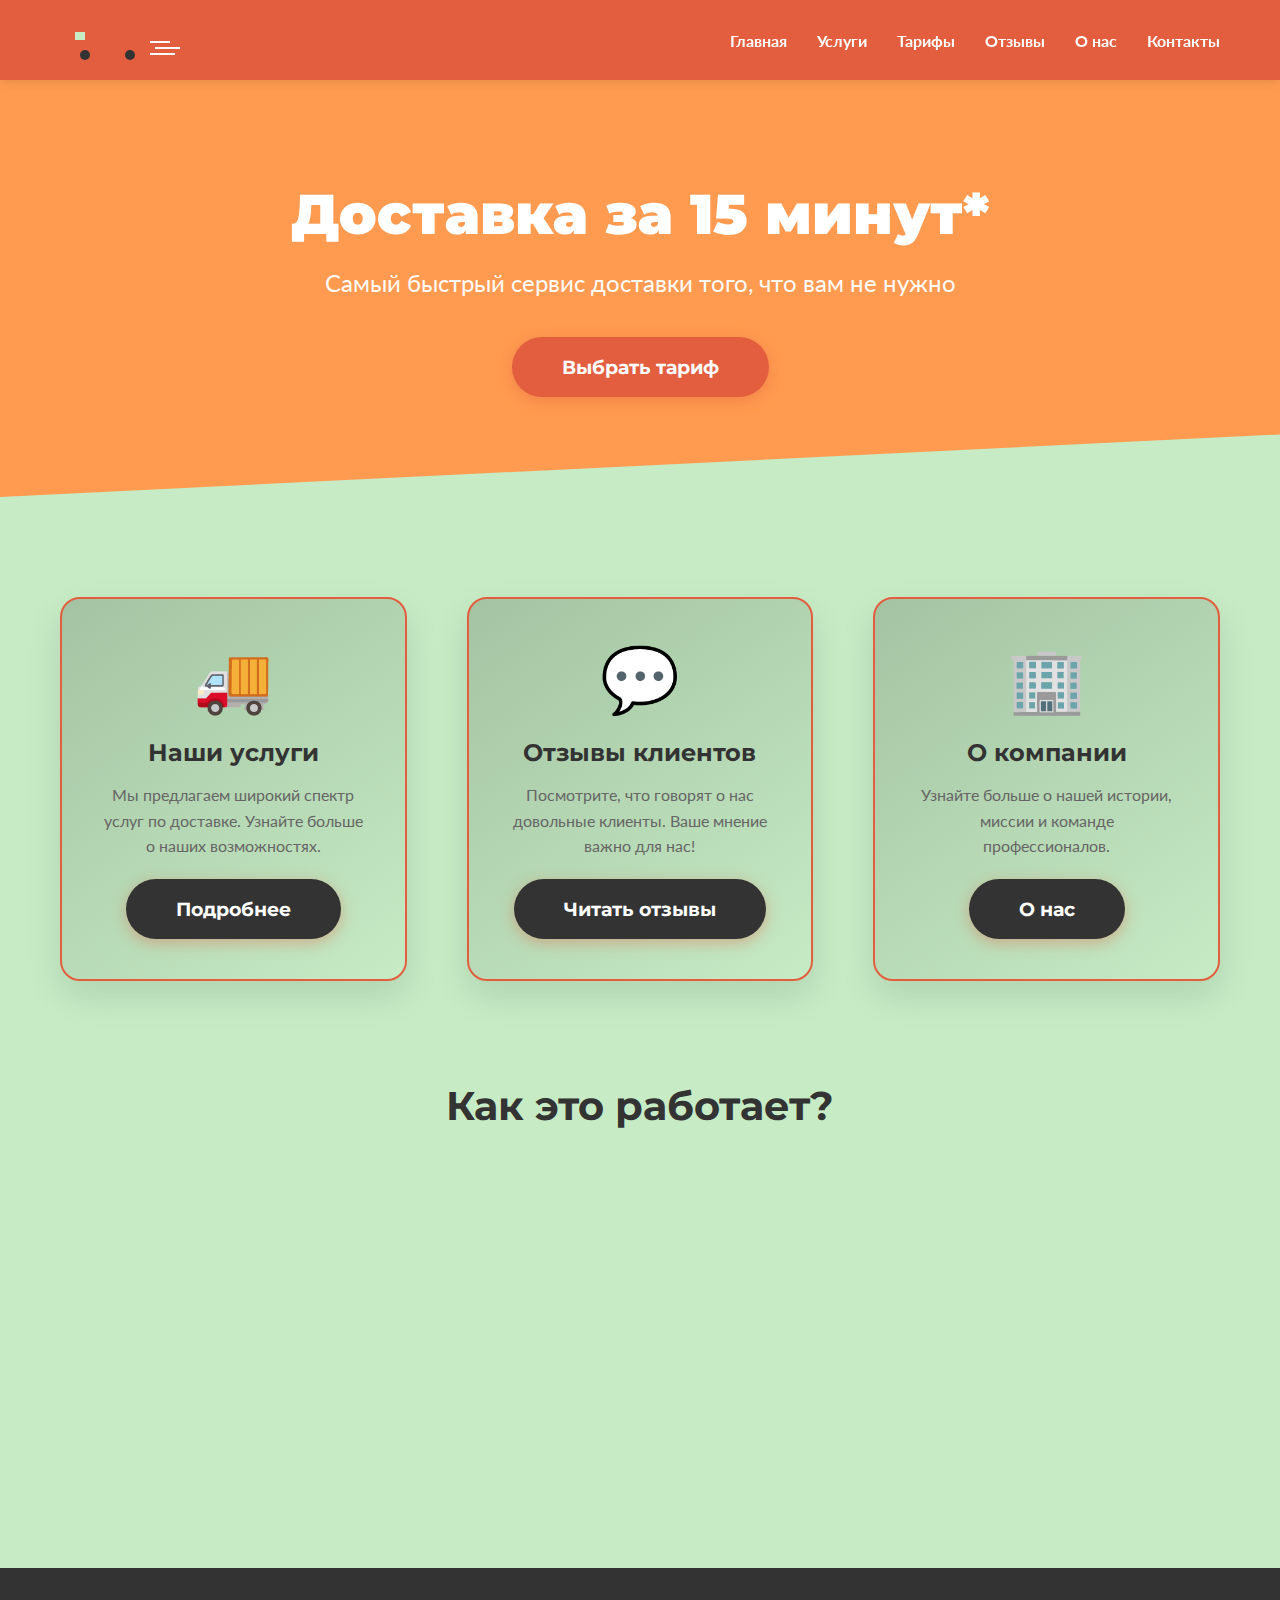
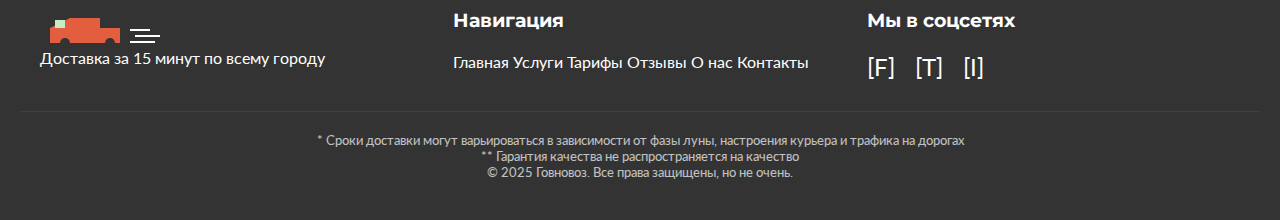
<file: index.html>
<!DOCTYPE html>
<html lang="ru">
<head>
    <meta charset="UTF-8">
    <meta name="viewport" content="width=device-width, initial-scale=1.0">
    <title>Говновоз | Доставка за 15 минут*</title>
    <link rel="stylesheet" href="style.css">
</head>
<body>
    <header class="header">
        <div class="header-content">
            <div class="logo"><img src="logo.svg" alt="Говновоз"></div>
            <nav class="nav">
                <a href="index.html">Главная</a>
                <a href="services.html">Услуги</a>
                <a href="pricing.html">Тарифы</a>
                <a href="reviews.html">Отзывы</a>
                <a href="about.html">О нас</a>
                <a href="contacts.html">Контакты</a>
            </nav>
            <button class="hamburger-menu">
                <span class="hamburger-line"></span>
                <span class="hamburger-line"></span>
                <span class="hamburger-line"></span>
            </button>
            <div class="mobile-nav">
                <a href="index.html">Главная</a>
                <a href="services.html">Услуги</a>
                <a href="pricing.html">Тарифы</a>
                <a href="reviews.html">Отзывы</a>
                <a href="about.html">О нас</a>
                <a href="contacts.html">Контакты</a>
            </div>
        </div>
    </header>

    <section class="hero">
        <h1>Доставка за 15 минут*</h1>
        <p>Самый быстрый сервис доставки того, что вам не нужно</p>
        <a href="pricing.html" class="cta-button">Выбрать тариф</a>
    </section>

    <section class="features">
        <div class="feature-card fade-in-element">
            <div class="feature-icon">🚚</div>
            <h3>Наши услуги</h3>
            <p>Мы предлагаем широкий спектр услуг по доставке. Узнайте больше о наших возможностях.</p>
            <a href="services.html" class="cta-button feature-button">Подробнее</a>
        </div>
        <div class="feature-card fade-in-element">
            <div class="feature-icon">💬</div>
            <h3>Отзывы клиентов</h3>
            <p>Посмотрите, что говорят о нас довольные клиенты. Ваше мнение важно для нас!</p>
            <a href="reviews.html" class="cta-button feature-button">Читать отзывы</a>
        </div>
        <div class="feature-card fade-in-element">
            <div class="feature-icon">🏢</div>
            <h3>О компании</h3>
            <p>Узнайте больше о нашей истории, миссии и команде профессионалов.</p>
            <a href="about.html" class="cta-button feature-button">О нас</a>
        </div>
    </section>

    <section class="how-it-works">
        <h2>Как это работает?</h2>
        <div class="steps">
            <div class="step-card fade-in-element">
                <div class="step-number">1</div>
                <h3>Заказ</h3>
                <p>Вы делаете заказ, даже если не уверены, что вам что-то нужно. Наша система интуитивно поймет, чего вам не хватает для полного счастья.</p>
            </div>
            <div class="step-card fade-in-element">
                <div class="step-number">2</div>
                <h3>Обработка</h3>
                <p>Наши голуби-курьеры проходят инструктаж и получают ваш заказ. Они самые быстрые и самые безответственные в городе.</p>
            </div>
            <div class="step-card fade-in-element">
                <div class="step-number">3</div>
                <h3>Доставка</h3>
                <p>Курьер мчится к вам, игнорируя правила дорожного движения и законы физики. Ваша посылка в надежных... или не очень... руках.</p>
            </div>
        </div>
    </section>

    <footer class="footer">
        <div class="footer-content">
            <div class="footer-column">
                <div class="logo"><img src="logo.svg" alt="Говновоз"></div>
                <p>Доставка за 15 минут по всему городу</p>
            </div>
            <div class="footer-column">
                <h3>Навигация</h3>
                <a href="index.html">Главная</a>
                <a href="services.html">Услуги</a>
                <a href="pricing.html">Тарифы</a>
                <a href="reviews.html">Отзывы</a>
                <a href="about.html">О нас</a>
                <a href="contacts.html">Контакты</a>
            </div>
            <div class="footer-column">
                <h3>Мы в соцсетях</h3>
                <div class="social-icons">
                    <a href="#">[F]</a>
                    <a href="#">[T]</a>
                    <a href="#">[I]</a>
                </div>
            </div>
        </div>
        <div class="disclaimer">
            * Сроки доставки могут варьироваться в зависимости от фазы луны, настроения курьера и трафика на дорогах<br>
            ** Гарантия качества не распространяется на качество<br>
            © 2025 Говновоз. Все права защищены, но не очень.
        </div>
    </footer>

    <div class="modal" id="orderModal">
        <div class="modal-content">
            <h2>🎉 Заказ оформлен!</h2>
            <p id="modalText">Ваш заказ по тарифу "Базовый" принят в обработку. Ожидайте курьера в течение указанного времени.</p>
            <p><strong>Номер заказа:</strong> <span id="orderNumber"></span></p>
            <button class="close-modal" onclick="closeModal()">Отлично!</button>
        </div>
    </div>

    <script src="script.js"></script>
</body>
</html>
</file>
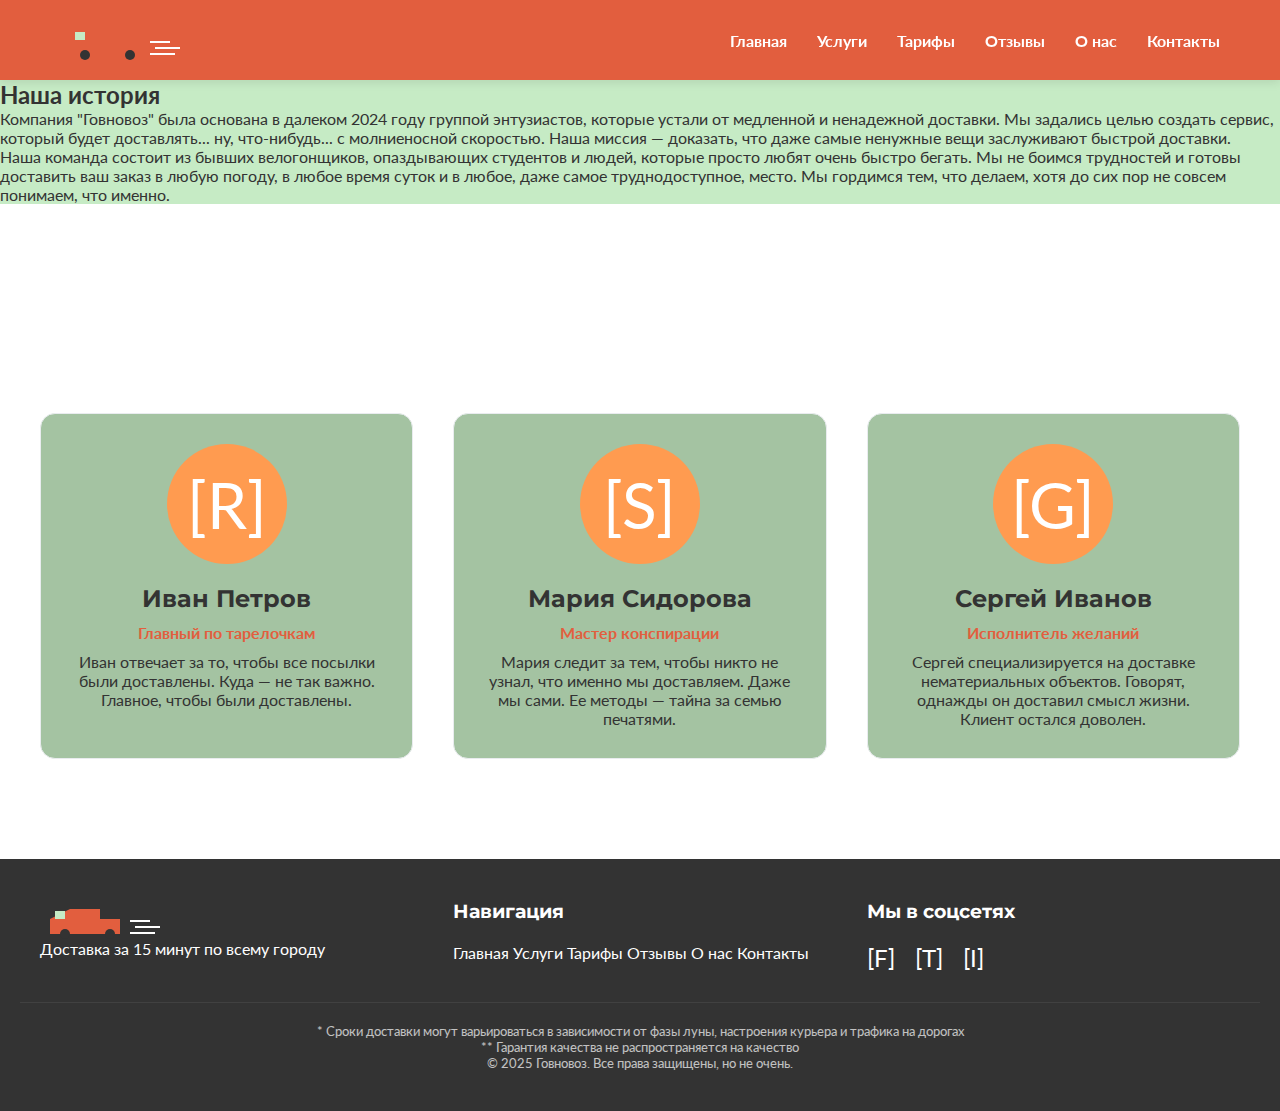
<file: about.html>
<!DOCTYPE html>
<html lang="ru">
<head>
    <meta charset="UTF-8">
    <meta name="viewport" content="width=device-width, initial-scale=1.0">
    <title>Говновоз | О нас</title>
    <link rel="stylesheet" href="style.css">
</head>
<body>
    <header class="header">
        <div class="header-content">
            <div class="logo"><img src="logo.svg" alt="Говновоз"></div>
            <nav class="nav">
                <a href="index.html">Главная</a>
                <a href="services.html">Услуги</a>
                <a href="pricing.html">Тарифы</a>
                <a href="reviews.html">Отзывы</a>
                <a href="about.html">О нас</a>
                <a href="contacts.html">Контакты</a>
            </nav>
            <button class="hamburger-menu">
                <span class="hamburger-line"></span>
                <span class="hamburger-line"></span>
                <span class="hamburger-line"></span>
            </button>
            <div class="mobile-nav">
                <a href="index.html">Главная</a>
                <a href="services.html">Услуги</a>
                <a href="pricing.html">Тарифы</a>
                <a href="reviews.html">Отзывы</a>
                <a href="about.html">О нас</a>
                <a href="contacts.html">Контакты</a>
            </div>
        </div>
    </header>

    <section class="about-section">
        <div class="about-history">
            <h2>Наша история</h2>
            <p>
                Компания "Говновоз" была основана в далеком 2024 году группой энтузиастов, которые устали от медленной и ненадежной доставки. Мы задались целью создать сервис, который будет доставлять... ну, что-нибудь... с молниеносной скоростью. Наша миссия — доказать, что даже самые ненужные вещи заслуживают быстрой доставки.
            </p>
            <p>
                Наша команда состоит из бывших велогонщиков, опаздывающих студентов и людей, которые просто любят очень быстро бегать. Мы не боимся трудностей и готовы доставить ваш заказ в любую погоду, в любое время суток и в любое, даже самое труднодоступное, место. Мы гордимся тем, что делаем, хотя до сих пор не совсем понимаем, что именно.
            </p>
        </div>
    </section>

    <section class="team">
        <div class="team-container">
            <h2 class="fade-in-element">Наша команда</h2>
            <div class="team-members">
                <div class="team-member fade-in-element">
                    <div class="team-member-icon">[R]</div>
                    <h3>Иван Петров</h3>
                    <p class="team-member-role">Главный по тарелочкам</p>
                    <p>Иван отвечает за то, чтобы все посылки были доставлены. Куда — не так важно. Главное, чтобы были доставлены.</p>
                </div>
                <div class="team-member fade-in-element">
                    <div class="team-member-icon">[S]</div>
                    <h3>Мария Сидорова</h3>
                    <p class="team-member-role">Мастер конспирации</p>
                    <p>Мария следит за тем, чтобы никто не узнал, что именно мы доставляем. Даже мы сами. Ее методы — тайна за семью печатями.</p>
                </div>
                <div class="team-member fade-in-element">
                    <div class="team-member-icon">[G]</div>
                    <h3>Сергей Иванов</h3>
                    <p class="team-member-role">Исполнитель желаний</p>
                    <p>Сергей специализируется на доставке нематериальных объектов. Говорят, однажды он доставил смысл жизни. Клиент остался доволен.</p>
                </div>
            </div>
        </div>
    </section>

    <footer class="footer">
        <div class="footer-content">
            <div class="footer-column">
                <div class="logo"><img src="logo.svg" alt="Говновоз"></div>
                <p>Доставка за 15 минут по всему городу</p>
            </div>
            <div class="footer-column">
                <h3>Навигация</h3>
                <a href="index.html">Главная</a>
                <a href="services.html">Услуги</a>
                <a href="pricing.html">Тарифы</a>
                <a href="reviews.html">Отзывы</a>
                <a href="about.html">О нас</a>
                <a href="contacts.html">Контакты</a>
            </div>
            <div class="footer-column">
                <h3>Мы в соцсетях</h3>
                <div class="social-icons">
                    <a href="#">[F]</a>
                    <a href="#">[T]</a>
                    <a href="#">[I]</a>
                </div>
            </div>
        </div>
        <div class="disclaimer">
            * Сроки доставки могут варьироваться в зависимости от фазы луны, настроения курьера и трафика на дорогах<br>
            ** Гарантия качества не распространяется на качество<br>
            © 2025 Говновоз. Все права защищены, но не очень.
        </div>
    </footer>

    <div class="modal" id="orderModal">
        <div class="modal-content">
            <h2>🎉 Заказ оформлен!</h2>
            <p id="modalText">Ваш заказ по тарифу "Базовый" принят в обработку. Ожидайте курьера в течение указанного времени.</p>
            <p><strong>Номер заказа:</strong> <span id="orderNumber"></span></p>
            <button class="close-modal" onclick="closeModal()">Отлично!</button>
        </div>
    </div>

    <script src="script.js"></script>
</body>
</html>
</file>
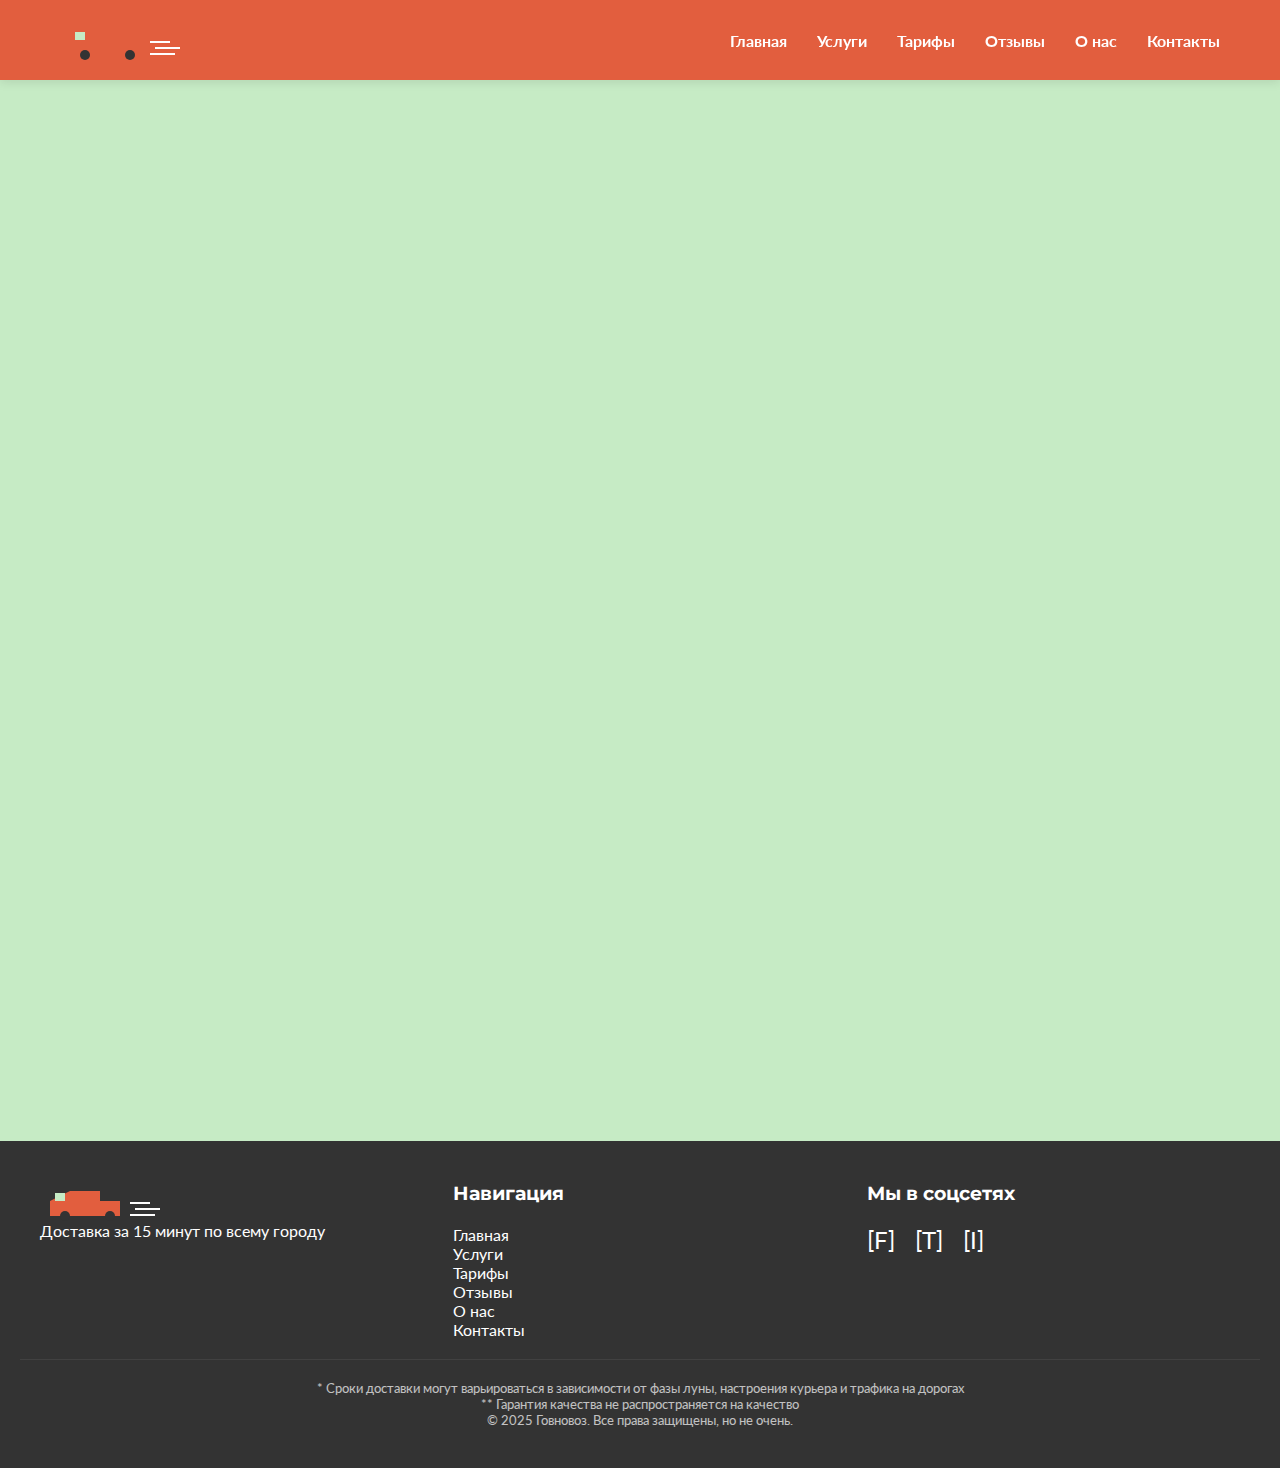
<file: contacts.html>
<!DOCTYPE html>
<html lang="ru">
<head>
    <meta charset="UTF-8">
    <meta name="viewport" content="width=device-width, initial-scale=1.0">
    <title>Говновоз | Контакты</title>
    <link rel="stylesheet" href="style.css">
</head>
<body>
    <header class="header">
        <div class="header-content">
            <div class="logo"><img src="logo.svg" alt="Говновоз"></div>
            <nav class="nav">
                <a href="index.html">Главная</a>
                <a href="services.html">Услуги</a>
                <a href="pricing.html">Тарифы</a>
                <a href="reviews.html">Отзывы</a>
                <a href="about.html">О нас</a>
                <a href="contacts.html">Контакты</a>
            </nav>
            <button class="hamburger-menu">
                <span class="hamburger-line"></span>
                <span class="hamburger-line"></span>
                <span class="hamburger-line"></span>
            </button>
            <div class="mobile-nav">
                <a href="index.html">Главная</a>
                <a href="services.html">Услуги</a>
                <a href="pricing.html">Тарифы</a>
                <a href="reviews.html">Отзывы</a>
                <a href="about.html">О нас</a>
                <a href="contacts.html">Контакты</a>
            </div>
        </div>
    </header>

    <section class="contact-section fade-in-element">
        <div class="contact-container">
            <h2 class="contact-title">Свяжитесь с нами</h2>
            <p class="contact-description">
                Есть вопросы, предложения или просто хотите поболтать? Мы всегда на связи! Ну, почти всегда. Иногда мы спим. Или едим. Но в остальное время — мы ваши.
            </p>
            <div class="contact-details">
                <p><strong>Телефон:</strong> 8-800-555-35-35 (звонок бесплатный, но за разговор придется заплатить терпением)</p>
                <p><strong>Email:</strong> info@govnovoz.nikitka.pro (отвечаем, когда дойдут руки)</p>
                <p><strong>Адрес:</strong> Мы везде и нигде. Ищите нас там, где меньше всего ожидаете.</p>
            </div>

            <div class="contact-form">
                <h3>Форма обратной связи</h3>
                <form action="mailto:info@govnovoz.nikitka.pro" method="post" enctype="text/plain">
                    <div class="form-group">
                        <input type="text" name="name" placeholder="Ваше имя" required>
                    </div>
                    <div class="form-group">
                        <input type="email" name="mail" placeholder="Ваш Email" required>
                    </div>
                    <div class="form-group">
                        <textarea name="message" placeholder="Ваше сообщение" rows="5" required></textarea>
                    </div>
                    <button type="submit" class="cta-button form-button">Отправить</button>
                </form>
            </div>
        </div>
    </section>

    <footer class="footer">
        <div class="footer-content">
            <div class="footer-column">
                <div class="logo"><img src="logo.svg" alt="Говновоз"></div>
                <p>Доставка за 15 минут по всему городу</p>
            </div>
            <div class="footer-column">
                <h3>Навигация</h3>
                <a href="index.html">Главная</a><br>
                <a href="services.html">Услуги</a><br>
                <a href="pricing.html">Тарифы</a><br>
                <a href="reviews.html">Отзывы</a><br>
                <a href="about.html">О нас</a><br>
                <a href="contacts.html">Контакты</a>
            </div>
            <div class="footer-column">
                <h3>Мы в соцсетях</h3>
                <div class="social-icons">
                    <a href="#">[F]</a>
                    <a href="#">[T]</a>
                    <a href="#">[I]</a>
                </div>
            </div>
        </div>
        <div class="disclaimer">
            * Сроки доставки могут варьироваться в зависимости от фазы луны, настроения курьера и трафика на дорогах<br>
            ** Гарантия качества не распространяется на качество<br>
            © 2025 Говновоз. Все права защищены, но не очень.
        </div>
    </footer>

    <div class="modal" id="orderModal">
        <div class="modal-content">
            <h2>🎉 Заказ оформлен!</h2>
            <p id="modalText">Ваш заказ по тарифу "Базовый" принят в обработку. Ожидайте курьера в течение указанного времени.</p>
            <p><strong>Номер заказа:</strong> <span id="orderNumber"></span></p>
            <button class="close-modal" onclick="closeModal()">Отлично!</button>
        </div>
    </div>

    <script src="script.js"></script>
</body>
</html>
</file>
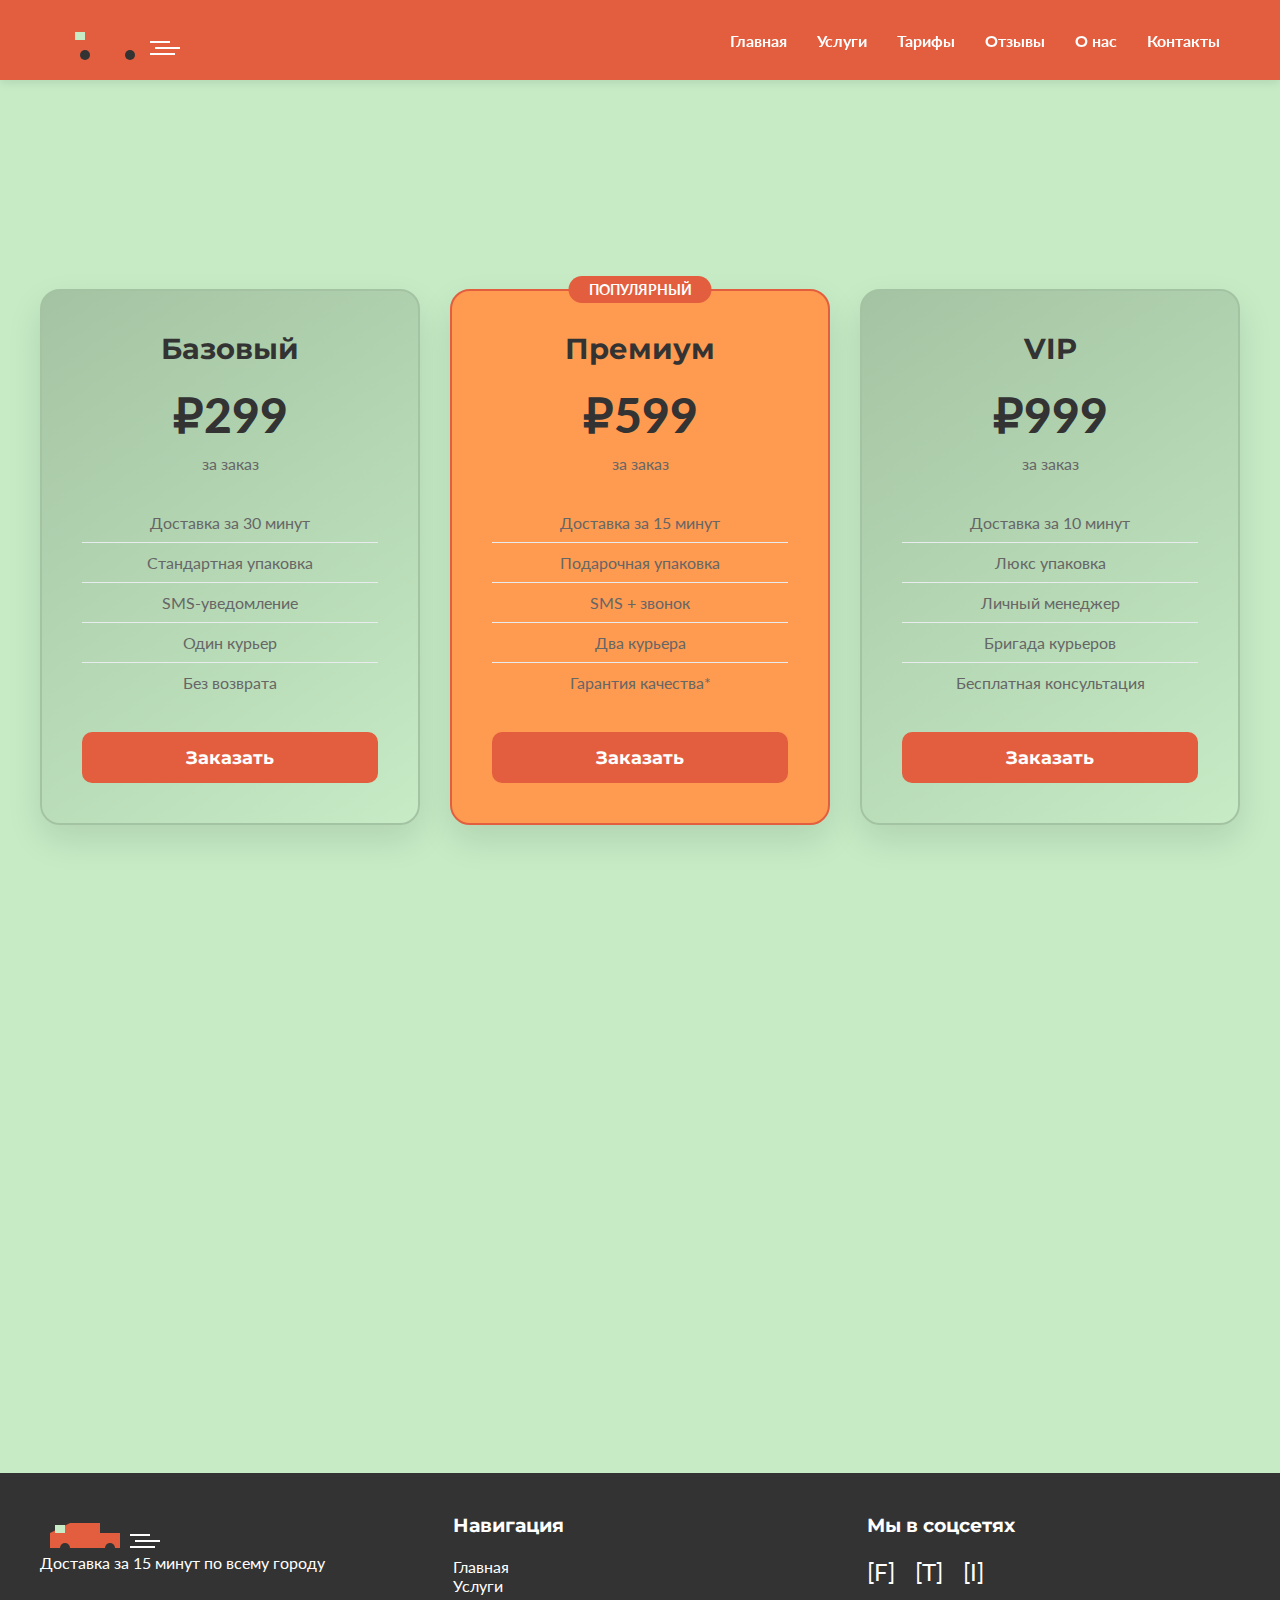
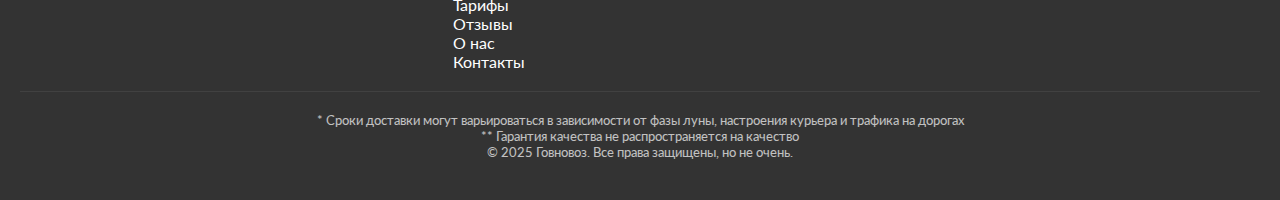
<file: pricing.html>
<!DOCTYPE html>
<html lang="ru">
<head>
    <meta charset="UTF-8">
    <meta name="viewport" content="width=device-width, initial-scale=1.0">
    <title>Говновоз | Тарифы</title>
    <link rel="stylesheet" href="style.css">
</head>
<body>
    <header class="header">
        <div class="header-content">
            <div class="logo"><img src="logo.svg" alt="Говновоз"></div>
            <nav class="nav">
                <a href="index.html">Главная</a>
                <a href="services.html">Услуги</a>
                <a href="pricing.html">Тарифы</a>
                <a href="reviews.html">Отзывы</a>
                <a href="about.html">О нас</a>
                <a href="contacts.html">Контакты</a>
            </nav>
        </div>
    </header>

    <section class="pricing" id="pricing">
        <h2 class="fade-in-element">Наши тарифы</h2>
        <div class="pricing-cards">
            <div class="pricing-card fade-in-element">
                <h3>Базовый</h3>
                <div class="price">₽299</div>
                <div class="price-period">за заказ</div>
                <ul class="pricing-features">
                    <li>Доставка за 30 минут</li>
                    <li>Стандартная упаковка</li>
                    <li>SMS-уведомление</li>
                    <li>Один курьер</li>
                    <li>Без возврата</li>
                </ul>
                <button class="order-button" onclick="showModal('Базовый')">Заказать</button>
            </div>

            <div class="pricing-card featured fade-in-element">
                <div class="featured-badge">ПОПУЛЯРНЫЙ</div>
                <h3>Премиум</h3>
                <div class="price">₽599</div>
                <div class="price-period">за заказ</div>
                <ul class="pricing-features">
                    <li>Доставка за 15 минут</li>
                    <li>Подарочная упаковка</li>
                    <li>SMS + звонок</li>
                    <li>Два курьера</li>
                    <li>Гарантия качества*</li>
                </ul>
                <button class="order-button" onclick="showModal('Премиум')">Заказать</button>
            </div>

            <div class="pricing-card fade-in-element">
                <h3>VIP</h3>
                <div class="price">₽999</div>
                <div class="price-period">за заказ</div>
                <ul class="pricing-features">
                    <li>Доставка за 10 минут</li>
                    <li>Люкс упаковка</li>
                    <li>Личный менеджер</li>
                    <li>Бригада курьеров</li>
                    <li>Бесплатная консультация</li>
                </ul>
                <button class="order-button" onclick="showModal('VIP')">Заказать</button>
            </div>
        </div>
    </section>

    <section class="faq fade-in-element">
        <h2 class="faq-title">Часто задаваемые вопросы</h2>
        <div class="faq-item">
            <h3>Можно ли оплатить заказ хорошим настроением?</h3>
            <p>Мы бы с радостью, но наши курьеры предпочитают деньги. Хорошее настроение вы можете оставить себе в качестве бонуса.</p>
        </div>
        <div class="faq-item">
            <h3>Что входит в 'гарантию качества' в тарифе 'Премиум'?</h3>
            <p>Гарантия того, что мы доставим вам качественный... опыт. Содержимое посылки — это уже другая история. Читайте мелкий шрифт.</p>
        </div>
        <div class="faq-item">
            <h3>Почему VIP-тариф такой дорогой?</h3>
            <p>Потому что он VIP. В стоимость включена аренда смокингов для бригады курьеров и красная ковровая дорожка. Оно того стоит.</p>
        </div>
    </section>

    <footer class="footer">
        <div class="footer-content">
            <div class="footer-column">
                <div class="logo"><img src="logo.svg" alt="Говновоз"></div>
                <p>Доставка за 15 минут по всему городу</p>
            </div>
            <div class="footer-column">
                <h3>Навигация</h3>
                <a href="index.html">Главная</a><br>
                <a href="services.html">Услуги</a><br>
                <a href="pricing.html">Тарифы</a><br>
                <a href="reviews.html">Отзывы</a><br>
                <a href="about.html">О нас</a><br>
                <a href="contacts.html">Контакты</a>
            </div>
            <div class="footer-column">
                <h3>Мы в соцсетях</h3>
                <div class="social-icons">
                    <a href="#">[F]</a>
                    <a href="#">[T]</a>
                    <a href="#">[I]</a>
                </div>
            </div>
        </div>
        <div class="disclaimer">
            * Сроки доставки могут варьироваться в зависимости от фазы луны, настроения курьера и трафика на дорогах<br>
            ** Гарантия качества не распространяется на качество<br>
            © 2025 Говновоз. Все права защищены, но не очень.
        </div>
    </footer>

    <div class="modal" id="orderModal">
        <div class="modal-content">
            <h2>🎉 Заказ оформлен!</h2>
            <p id="modalText">Ваш заказ по тарифу "Базовый" принят в обработку. Ожидайте курьера в течение указанного времени.</p>
            <p><strong>Номер заказа:</strong> <span id="orderNumber"></span></p>
            <button class="close-modal" onclick="closeModal()">Отлично!</button>
        </div>
    </div>

    <script src="script.js"></script>
</body>
</html>
</file>
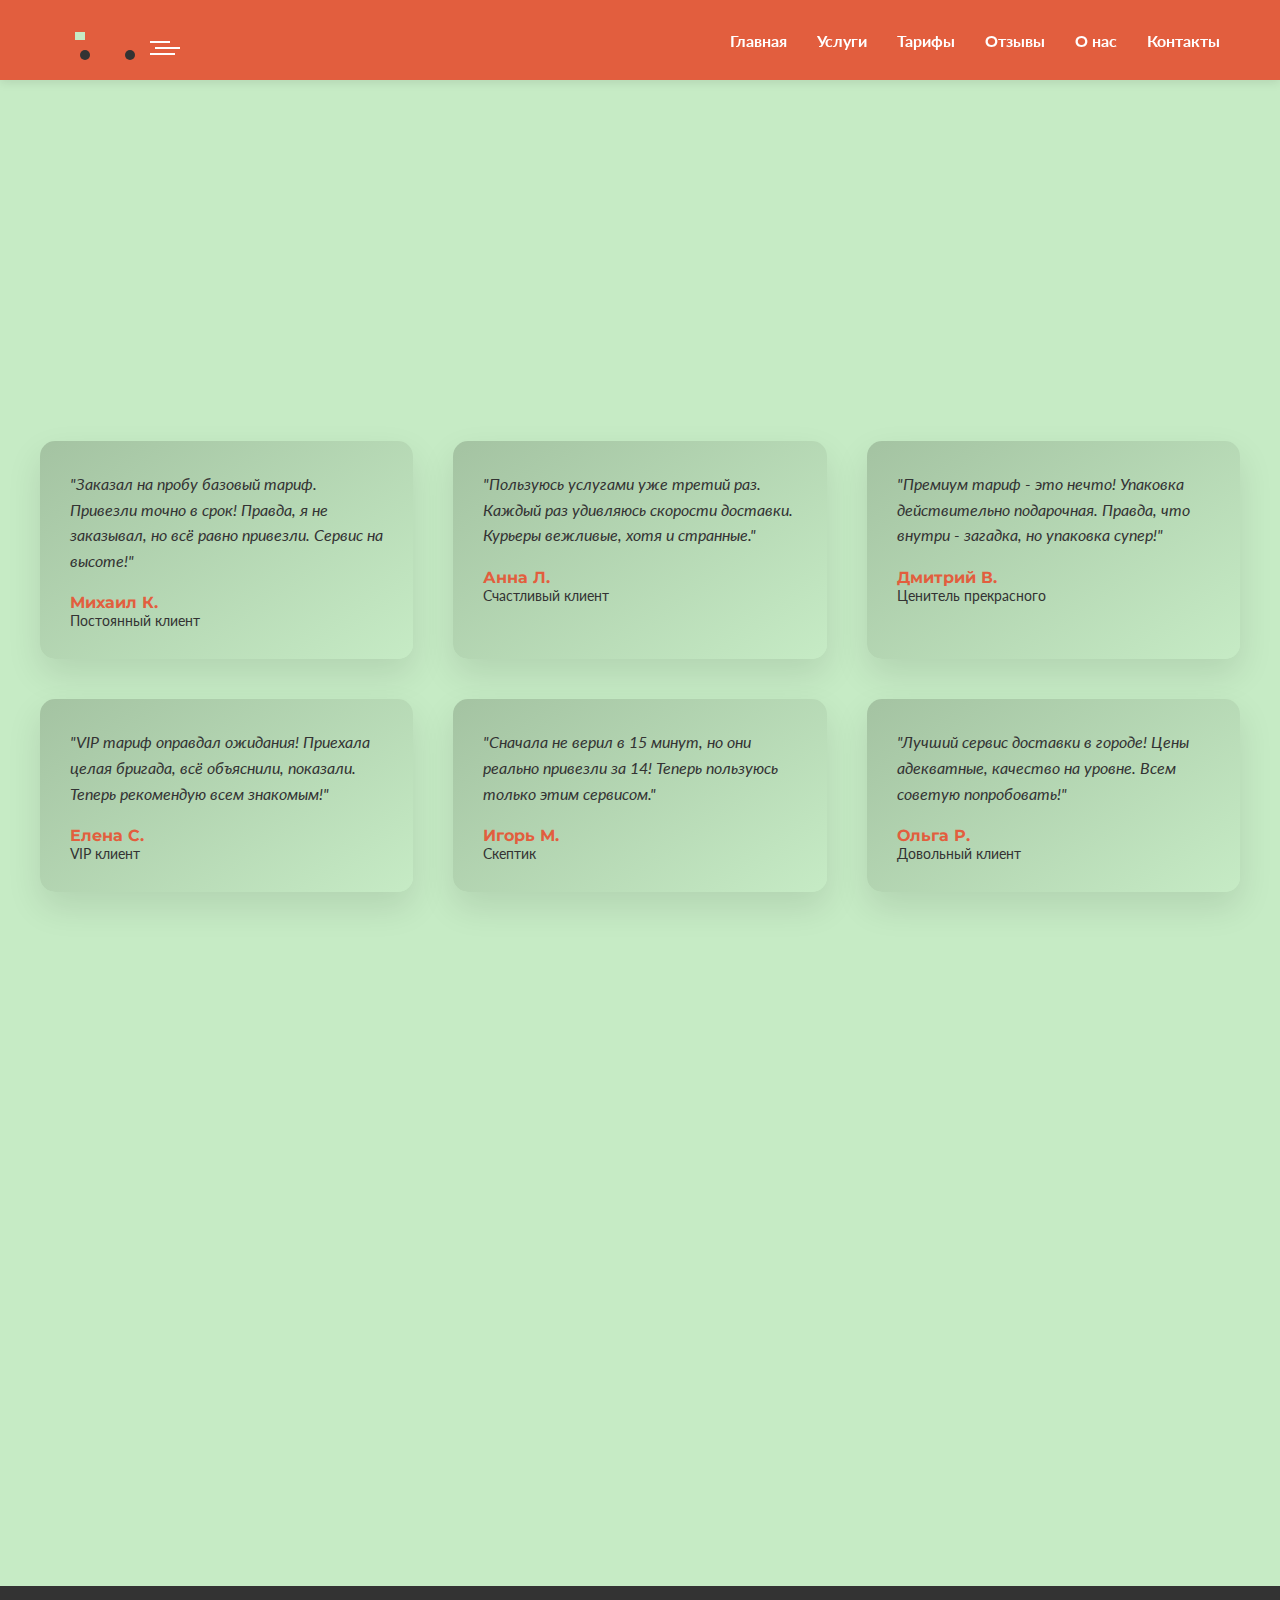
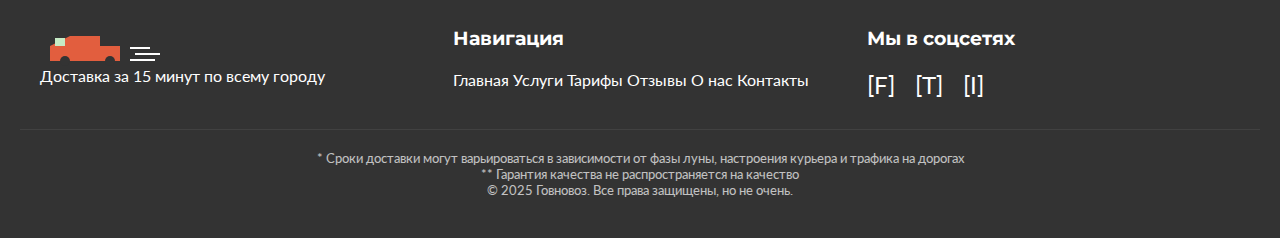
<file: reviews.html>
<!DOCTYPE html>
<html lang="ru">
<head>
    <meta charset="UTF-8">
    <meta name="viewport" content="width=device-width, initial-scale=1.0">
    <title>Говновоз | Отзывы</title>
    <link rel="stylesheet" href="style.css">
</head>
<body>
    <header class="header">
        <div class="header-content">
            <div class="logo"><img src="logo.svg" alt="Говновоз"></div>
            <nav class="nav">
                <a href="index.html">Главная</a>
                <a href="services.html">Услуги</a>
                <a href="pricing.html">Тарифы</a>
                <a href="reviews.html">Отзывы</a>
                <a href="about.html">О нас</a>
                <a href="contacts.html">Контакты</a>
            </nav>
            <button class="hamburger-menu">
                <span class="hamburger-line"></span>
                <span class="hamburger-line"></span>
                <span class="hamburger-line"></span>
            </button>
            <div class="mobile-nav">
                <a href="index.html">Главная</a>
                <a href="services.html">Услуги</a>
                <a href="pricing.html">Тарифы</a>
                <a href="reviews.html">Отзывы</a>
                <a href="about.html">О нас</a>
                <a href="contacts.html">Контакты</a>
            </div>
        </div>
    </header>

    <section class="testimonials" id="reviews">
        <h2 class="fade-in-element">Отзывы клиентов</h2>
        <p class="fade-in-element" style="text-align: center; max-width: 800px; margin: 0 auto 60px; font-size: 1.2rem; color: #333;">
            Не верьте нам на слово (мы бы и сами себе не поверили). Посмотрите, что говорят наши клиенты — смелые люди, которые рискнули и, к всеобщему удивлению, остались довольны. Или, по крайней мере, живы. Их истории — лучшее доказательство того, что мы действительно существуем и иногда даже доставляем заказы.
        </p>
        <div class="testimonial-cards">
            <div class="testimonial-card fade-in-element">
                <div class="testimonial-text">"Заказал на пробу базовый тариф. Привезли точно в срок! Правда, я не заказывал, но всё равно привезли. Сервис на высоте!"</div>
                <div class="testimonial-author">Михаил К.</div>
                <div class="testimonial-role">Постоянный клиент</div>
            </div>
            <div class="testimonial-card fade-in-element">
                <div class="testimonial-text">"Пользуюсь услугами уже третий раз. Каждый раз удивляюсь скорости доставки. Курьеры вежливые, хотя и странные."</div>
                <div class="testimonial-author">Анна Л.</div>
                <div class="testimonial-role">Счастливый клиент</div>
            </div>
            <div class="testimonial-card fade-in-element">
                <div class="testimonial-text">"Премиум тариф - это нечто! Упаковка действительно подарочная. Правда, что внутри - загадка, но упаковка супер!"</div>
                <div class="testimonial-author">Дмитрий В.</div>
                <div class="testimonial-role">Ценитель прекрасного</div>
            </div>
            <div class="testimonial-card fade-in-element">
                <div class="testimonial-text">"VIP тариф оправдал ожидания! Приехала целая бригада, всё объяснили, показали. Теперь рекомендую всем знакомым!"</div>
                <div class="testimonial-author">Елена С.</div>
                <div class="testimonial-role">VIP клиент</div>
            </div>
            <div class="testimonial-card fade-in-element">
                <div class="testimonial-text">"Сначала не верил в 15 минут, но они реально привезли за 14! Теперь пользуюсь только этим сервисом."</div>
                <div class="testimonial-author">Игорь М.</div>
                <div class="testimonial-role">Скептик</div>
            </div>
            <div class="testimonial-card fade-in-element">
                <div class="testimonial-text">"Лучший сервис доставки в городе! Цены адекватные, качество на уровне. Всем советую попробовать!"</div>
                <div class="testimonial-author">Ольга Р.</div>
                <div class="testimonial-role">Довольный клиент</div>
            </div>
            <div class="testimonial-card fade-in-element">
                <div class="testimonial-text">"Заказал доставку кота. Привезли енота. В принципе, тоже сойдет. Енот доволен, я тоже. 5 звезд."</div>
                <div class="testimonial-author">Аркадий П.</div>
                <div class="testimonial-role">Любитель животных</div>
            </div>
            <div class="testimonial-card fade-in-element">
                <div class="testimonial-text">"Курьер приехал на одноколесном велосипеде, жонглируя апельсинами. Я ничего не заказывала, но шоу было отличное. Спасибо!"</div>
                <div class="testimonial-author">Виктория И.</div>
                <div class="testimonial-role">Случайный зритель</div>
            </div>
            <div class="testimonial-card fade-in-element">
                <div class="testimonial-text">"Попросил доставить 'счастье'. Привезли коробку с зеркалом на дне. Глубокомысленно. И быстро."</div>
                <div class="testimonial-author">Геннадий Б.</div>
                <div class="testimonial-role">Философ</div>
            </div>
            <div class="testimonial-card fade-in-element">
                <div class="testimonial-text">"По советам своих друзей, решил опробовать данный сервис. Цены приятные, а самое главное есть особый подарок  для игроков в клеш рояль! Только хотел заказать, но тут же ко мне подъехало аж 3 фуры. Ценят клиентов, приятно."</div>
                <div class="testimonial-author">Роман В.</div>
                <div class="testimonial-role">Особый игрок</div>
            </div>
        </div>
    </section>

    <footer class="footer">
        <div class="footer-content">
            <div class="footer-column">
                <div class="logo"><img src="logo.svg" alt="Говновоз"></div>
                <p>Доставка за 15 минут по всему городу</p>
            </div>
            <div class="footer-column">
                <h3>Навигация</h3>
                <a href="index.html">Главная</a>
                <a href="services.html">Услуги</a>
                <a href="pricing.html">Тарифы</a>
                <a href="reviews.html">Отзывы</a>
                <a href="about.html">О нас</a>
                <a href="contacts.html">Контакты</a>
            </div>
            <div class="footer-column">
                <h3>Мы в соцсетях</h3>
                <div class="social-icons">
                    <a href="#">[F]</a>
                    <a href="#">[T]</a>
                    <a href="#">[I]</a>
                </div>
            </div>
        </div>
        <div class="disclaimer">
            * Сроки доставки могут варьироваться в зависимости от фазы луны, настроения курьера и трафика на дорогах<br>
            ** Гарантия качества не распространяется на качество<br>
            © 2025 Говновоз. Все права защищены, но не очень.
        </div>
    </footer>

    <div class="modal" id="orderModal">
        <div class="modal-content">
            <h2>🎉 Заказ оформлен!</h2>
            <p id="modalText">Ваш заказ по тарифу "Базовый" принят в обработку. Ожидайте курьера в течение указанного времени.</p>
            <p><strong>Номер заказа:</strong> <span id="orderNumber"></span></p>
            <button class="close-modal" onclick="closeModal()">Отлично!</button>
        </div>
    </div>

    <script src="script.js"></script>
</body>
</html>
</file>
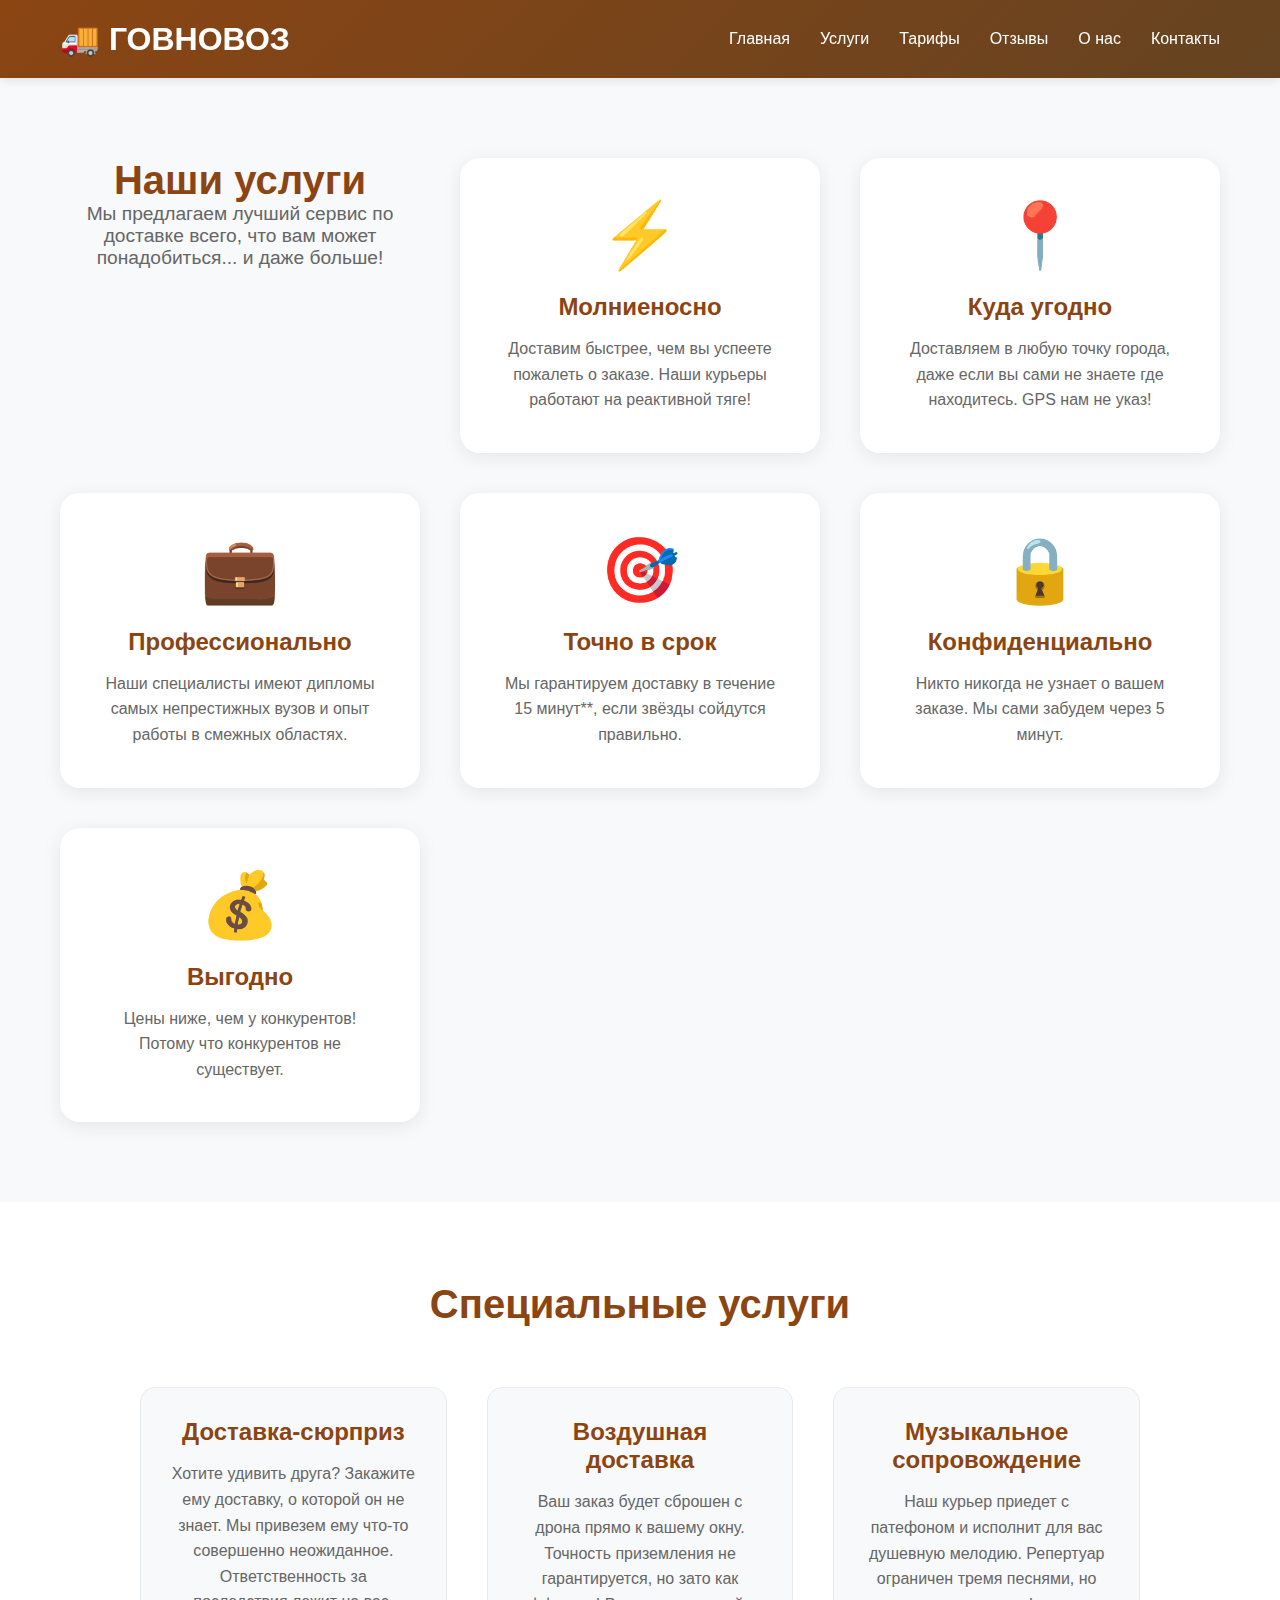
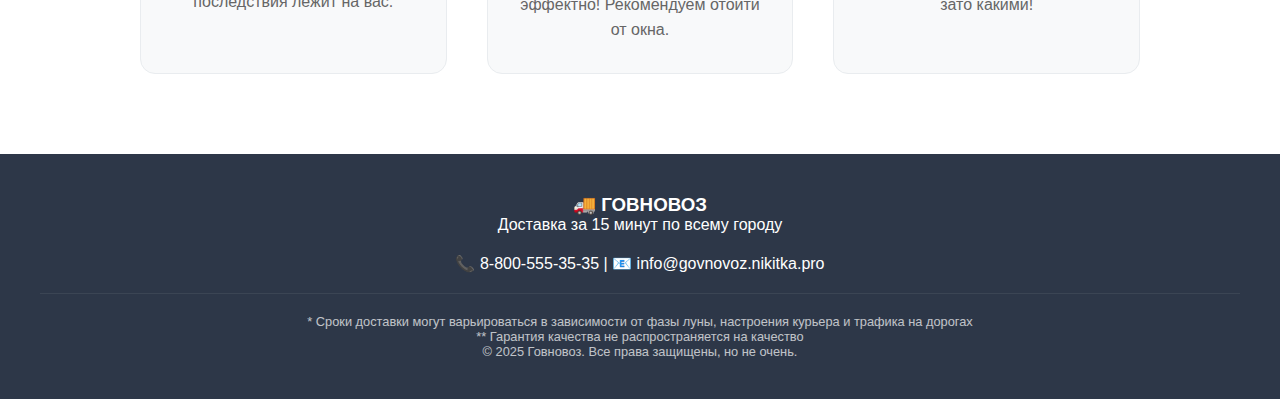
<file: services.html>
<!DOCTYPE html>
<html lang="ru">
<head>
    <meta charset="UTF-8">
    <meta name="viewport" content="width=device-width, initial-scale=1.0">
    <title>Говновоз | Наши Услуги</title>
    <style>
        * {
            margin: 0;
            padding: 0;
            box-sizing: border-box;
        }

        body {
            font-family: -apple-system, BlinkMacSystemFont, 'Segoe UI', Roboto, Oxygen, Ubuntu, sans-serif;
            background: #f8f9fa;
            color: #333;
        }

        .header {
            background: linear-gradient(135deg, #8B4513 0%, #654321 100%);
            color: white;
            padding: 20px 0;
            box-shadow: 0 2px 10px rgba(0,0,0,0.1);
            position: sticky;
            top: 0;
            z-index: 100;
        }

        .header-content {
            max-width: 1200px;
            margin: 0 auto;
            padding: 0 20px;
            display: flex;
            justify-content: space-between;
            align-items: center;
        }

        .logo {
            font-size: 2rem;
            font-weight: 900;
            display: flex;
            align-items: center;
            gap: 10px;
        }

        .nav {
            display: flex;
            gap: 30px;
        }

        .nav a {
            color: white;
            text-decoration: none;
            font-weight: 500;
            transition: opacity 0.3s;
        }

        .nav a:hover {
            opacity: 0.8;
        }

        .hero {
            background: linear-gradient(135deg, #8B4513 0%, #654321 100%);
            color: white;
            padding: 80px 20px;
            text-align: center;
        }

        .hero h1 {
            font-size: 3.5rem;
            margin-bottom: 20px;
            font-weight: 900;
        }

        .hero p {
            font-size: 1.5rem;
            margin-bottom: 40px;
            opacity: 0.95;
        }

        .cta-button {
            display: inline-block;
            padding: 18px 50px;
            background: #ff6b35;
            color: white;
            text-decoration: none;
            border-radius: 50px;
            font-weight: 700;
            font-size: 1.2rem;
            transition: all 0.3s;
            box-shadow: 0 4px 15px rgba(255, 107, 53, 0.4);
        }

        .cta-button:hover {
            transform: translateY(-3px);
            box-shadow: 0 6px 20px rgba(255, 107, 53, 0.6);
        }

        .features {
            max-width: 1200px;
            margin: 80px auto;
            padding: 0 20px;
            display: grid;
            grid-template-columns: repeat(auto-fit, minmax(300px, 1fr));
            gap: 40px;
        }

        .feature-card {
            background: white;
            padding: 40px;
            border-radius: 20px;
            box-shadow: 0 4px 20px rgba(0,0,0,0.08);
            transition: all 0.3s;
            text-align: center;
        }

        .feature-card:hover {
            transform: translateY(-5px);
            box-shadow: 0 8px 30px rgba(0,0,0,0.12);
        }

        .feature-icon {
            font-size: 4rem;
            margin-bottom: 20px;
        }

        .feature-card h3 {
            font-size: 1.5rem;
            margin-bottom: 15px;
            color: #8B4513;
        }

        .feature-card p {
            color: #666;
            line-height: 1.6;
        }

        .pricing {
            background: #fff;
            padding: 80px 20px;
        }

        .pricing h2 {
            text-align: center;
            font-size: 2.5rem;
            margin-bottom: 60px;
            color: #8B4513;
        }

        .pricing-cards {
            max-width: 1200px;
            margin: 0 auto;
            display: grid;
            grid-template-columns: repeat(auto-fit, minmax(280px, 1fr));
            gap: 30px;
        }

        .pricing-card {
            background: linear-gradient(145deg, #ffffff, #f8f9fa);
            padding: 40px;
            border-radius: 20px;
            border: 2px solid #e9ecef;
            transition: all 0.3s;
            text-align: center;
        }

        .pricing-card:hover {
            border-color: #8B4513;
            transform: scale(1.03);
        }

        .pricing-card.featured {
            border-color: #ff6b35;
            background: linear-gradient(145deg, #fff5f0, #ffffff);
            position: relative;
        }

        .featured-badge {
            position: absolute;
            top: -15px;
            left: 50%;
            transform: translateX(-50%);
            background: #ff6b35;
            color: white;
            padding: 5px 20px;
            border-radius: 20px;
            font-size: 0.9rem;
            font-weight: 700;
        }

        .pricing-card h3 {
            font-size: 1.8rem;
            margin-bottom: 20px;
            color: #8B4513;
        }

        .price {
            font-size: 3rem;
            font-weight: 900;
            color: #333;
            margin-bottom: 10px;
        }

        .price-period {
            color: #666;
            margin-bottom: 30px;
        }

        .pricing-features {
            list-style: none;
            margin-bottom: 30px;
        }

        .pricing-features li {
            padding: 10px 0;
            color: #666;
            border-bottom: 1px solid #e9ecef;
        }

        .pricing-features li:last-child {
            border-bottom: none;
        }

        .order-button {
            width: 100%;
            padding: 15px;
            background: #8B4513;
            color: white;
            border: none;
            border-radius: 10px;
            font-weight: 700;
            font-size: 1.1rem;
            cursor: pointer;
            transition: all 0.3s;
        }

        .order-button:hover {
            background: #654321;
            transform: translateY(-2px);
        }

        .testimonials {
            background: #f8f9fa;
            padding: 80px 20px;
        }

        .testimonials h2 {
            text-align: center;
            font-size: 2.5rem;
            margin-bottom: 60px;
            color: #8B4513;
        }

        .testimonial-cards {
            max-width: 1200px;
            margin: 0 auto;
            display: grid;
            grid-template-columns: repeat(auto-fit, minmax(300px, 1fr));
            gap: 30px;
        }

        .testimonial-card {
            background: white;
            padding: 30px;
            border-radius: 15px;
            box-shadow: 0 4px 15px rgba(0,0,0,0.08);
        }

        .testimonial-text {
            font-style: italic;
            margin-bottom: 20px;
            color: #666;
            line-height: 1.6;
        }

        .testimonial-author {
            font-weight: 700;
            color: #8B4513;
        }

        .testimonial-role {
            font-size: 0.9rem;
            color: #999;
        }

        .footer {
            background: #2d3748;
            color: white;
            padding: 40px 20px;
            text-align: center;
        }

        .footer-content {
            max-width: 1200px;
            margin: 0 auto;
        }

        .disclaimer {
            margin-top: 20px;
            padding-top: 20px;
            border-top: 1px solid rgba(255,255,255,0.1);
            font-size: 0.8rem;
            opacity: 0.7;
        }

        .modal {
            display: none;
            position: fixed;
            top: 0;
            left: 0;
            width: 100%;
            height: 100%;
            background: rgba(0,0,0,0.8);
            z-index: 1000;
            justify-content: center;
            align-items: center;
        }

        .modal-content {
            background: white;
            padding: 50px;
            border-radius: 20px;
            text-align: center;
            max-width: 500px;
            animation: modalPop 0.3s ease-out;
        }

        @keyframes modalPop {
            from {
                transform: scale(0.8);
                opacity: 0;
            }
            to {
                transform: scale(1);
                opacity: 1;
            }
        }

        .modal-content h2 {
            font-size: 2rem;
            margin-bottom: 20px;
            color: #8B4513;
        }

        .modal-content p {
            color: #666;
            margin-bottom: 30px;
            line-height: 1.6;
        }

        .close-modal {
            padding: 15px 40px;
            background: #ff6b35;
            color: white;
            border: none;
            border-radius: 50px;
            font-weight: 700;
            cursor: pointer;
            transition: all 0.3s;
        }

        .close-modal:hover {
            transform: translateY(-2px);
            box-shadow: 0 4px 15px rgba(255, 107, 53, 0.4);
        }

        @media (max-width: 768px) {
            .hero h1 {
                font-size: 2rem;
            }

            .hero p {
                font-size: 1.2rem;
            }

            .nav {
                display: none;
            }

            .features, .pricing-cards, .testimonial-cards {
                grid-template-columns: 1fr;
            }
        }
    </style>
</head>
<body>
    <header class="header">
        <div class="header-content">
            <div class="logo">🚚 ГОВНОВОЗ</div>
            <nav class="nav">
                <a href="index.html">Главная</a>
                <a href="services.html">Услуги</a>
                <a href="pricing.html">Тарифы</a>
                <a href="reviews.html">Отзывы</a>
                <a href="about.html">О нас</a>
                <a href="contacts.html">Контакты</a>
            </nav>
        </div>
    </header>

    <section class="features" id="services">
        <div style="text-align: center; margin-bottom: 60px;">
            <h2 style="font-size: 2.5rem; color: #8B4513;">Наши услуги</h2>
            <p style="color: #666; font-size: 1.2rem;">Мы предлагаем лучший сервис по доставке всего, что вам может понадобиться... и даже больше!</p>
        </div>
        <div class="feature-card">
            <div class="feature-icon">⚡</div>
            <h3>Молниеносно</h3>
            <p>Доставим быстрее, чем вы успеете пожалеть о заказе. Наши курьеры работают на реактивной тяге!</p>
        </div>
        <div class="feature-card">
            <div class="feature-icon">📍</div>
            <h3>Куда угодно</h3>
            <p>Доставляем в любую точку города, даже если вы сами не знаете где находитесь. GPS нам не указ!</p>
        </div>
        <div class="feature-card">
            <div class="feature-icon">💼</div>
            <h3>Профессионально</h3>
            <p>Наши специалисты имеют дипломы самых непрестижных вузов и опыт работы в смежных областях.</p>
        </div>
        <div class="feature-card">
            <div class="feature-icon">🎯</div>
            <h3>Точно в срок</h3>
            <p>Мы гарантируем доставку в течение 15 минут**, если звёзды сойдутся правильно.</p>
        </div>
        <div class="feature-card">
            <div class="feature-icon">🔒</div>
            <h3>Конфиденциально</h3>
            <p>Никто никогда не узнает о вашем заказе. Мы сами забудем через 5 минут.</p>
        </div>
        <div class="feature-card">
            <div class="feature-icon">💰</div>
            <h3>Выгодно</h3>
            <p>Цены ниже, чем у конкурентов! Потому что конкурентов не существует.</p>
        </div>
    </section>

    <section class="special-services" style="background: #fff; padding: 80px 20px;">
        <div style="text-align: center; max-width: 1000px; margin: 0 auto;">
            <h2 style="font-size: 2.5rem; color: #8B4513; margin-bottom: 60px;">Специальные услуги</h2>
            <div style="display: grid; grid-template-columns: repeat(auto-fit, minmax(300px, 1fr)); gap: 40px;">
                <div class="service-card" style="background: #f8f9fa; padding: 30px; border-radius: 15px; border: 1px solid #e9ecef;">
                    <h3 style="font-size: 1.5rem; color: #8B4513; margin-bottom: 15px;">Доставка-сюрприз</h3>
                    <p style="color: #666; line-height: 1.6;">Хотите удивить друга? Закажите ему доставку, о которой он не знает. Мы привезем ему что-то совершенно неожиданное. Ответственность за последствия лежит на вас.</p>
                </div>
                <div class="service-card" style="background: #f8f9fa; padding: 30px; border-radius: 15px; border: 1px solid #e9ecef;">
                    <h3 style="font-size: 1.5rem; color: #8B4513; margin-bottom: 15px;">Воздушная доставка</h3>
                    <p style="color: #666; line-height: 1.6;">Ваш заказ будет сброшен с дрона прямо к вашему окну. Точность приземления не гарантируется, но зато как эффектно! Рекомендуем отойти от окна.</p>
                </div>
                <div class="service-card" style="background: #f8f9fa; padding: 30px; border-radius: 15px; border: 1px solid #e9ecef;">
                    <h3 style="font-size: 1.5rem; color: #8B4513; margin-bottom: 15px;">Музыкальное сопровождение</h3>
                    <p style="color: #666; line-height: 1.6;">Наш курьер приедет с патефоном и исполнит для вас душевную мелодию. Репертуар ограничен тремя песнями, но зато какими!</p>
                </div>
            </div>
        </div>
    </section>

    <footer class="footer">
        <div class="footer-content">
            <h3>🚚 ГОВНОВОЗ</h3>
            <p>Доставка за 15 минут по всему городу</p>
            <p style="margin-top: 20px;">📞 8-800-555-35-35 | 📧 info@govnovoz.nikitka.pro</p>
            <div class="disclaimer">
                * Сроки доставки могут варьироваться в зависимости от фазы луны, настроения курьера и трафика на дорогах<br>
                ** Гарантия качества не распространяется на качество<br>
                © 2025 Говновоз. Все права защищены, но не очень.
            </div>
        </div>
    </footer>

    <div class="modal" id="orderModal">
        <div class="modal-content">
            <h2>🎉 Заказ оформлен!</h2>
            <p id="modalText">Ваш заказ по тарифу "Базовый" принят в обработку. Ожидайте курьера в течение указанного времени.</p>
            <p><strong>Номер заказа:</strong> <span id="orderNumber"></span></p>
            <button class="close-modal" onclick="closeModal()">Отлично!</button>
        </div>
    </div>

    <script>
        function showModal(tariff) {
            const modal = document.getElementById('orderModal');
            const modalText = document.getElementById('modalText');
            const orderNumber = document.getElementById('orderNumber');
            
            const times = {
                'Базовый': '30 минут',
                'Премиум': '15 минут',
                'VIP': '10 минут'
            };
            
            modalText.textContent = `Ваш заказ по тарифу "${tariff}" принят в обработку. Ожидайте курьера в течение ${times[tariff]}.`;
            orderNumber.textContent = '#' + Math.floor(Math.random() * 900000 + 100000);
            
            modal.style.display = 'flex';
        }

        function closeModal() {
            document.getElementById('orderModal').style.display = 'none';
        }

        // Close modal on outside click
        window.onclick = function(event) {
            const modal = document.getElementById('orderModal');
            if (event.target === modal) {
                closeModal();
            }
        }

        // Smooth scroll for anchor links
        document.querySelectorAll('a[href^="#"]').forEach(anchor => {
            anchor.addEventListener('click', function (e) {
                e.preventDefault();
                const target = document.querySelector(this.getAttribute('href'));
                if (target) {
                    target.scrollIntoView({
                        behavior: 'smooth',
                        block: 'start'
                    });
                }
            });
        });
    </script>
</body>
</html>
</file>
<file: style.css>
@import url('https://fonts.googleapis.com/css2?family=Lato:wght@400;700&family=Montserrat:wght@700;900&display=swap');

* {
    margin: 0;
    padding: 0;
    box-sizing: border-box;
}

body {
    font-family: 'Lato', -apple-system, BlinkMacSystemFont, 'Segoe UI', Roboto, Oxygen, Ubuntu, sans-serif;
    background: #C6EBC5;
    color: #333;
}

.header {
    background: #E25E3E;
    color: white;
    padding: 20px 0;
    box-shadow: 0 2px 10px rgba(0,0,0,0.1);
    position: sticky;
    top: 0;
    z-index: 100;
}

.header-content {
    max-width: 1200px;
    margin: 0 auto;
    padding: 0 20px;
    display: flex;
    justify-content: space-between;
    align-items: center;
}

.logo {
    display: flex;
    align-items: center;
    gap: 10px;
}

.nav {
    display: flex;
    gap: 30px;
}

.nav a {
    color: white;
    text-decoration: none;
    font-weight: 700;
    transition: opacity 0.3s;
}

.nav a:hover {
    opacity: 0.8;
}

.hero {
    background: #FF9B50;
    color: white;
    padding: 100px 20px;
    text-align: center;
    clip-path: polygon(0 0, 100% 0, 100% 85%, 0% 100%);
}

.hero h1 {
    font-family: 'Montserrat', sans-serif;
    font-size: 3.5rem;
    margin-bottom: 20px;
    font-weight: 900;
}

.hero p {
    font-size: 1.5rem;
    margin-bottom: 40px;
    opacity: 0.95;
}

.cta-button {
    font-family: 'Montserrat', sans-serif;
    display: inline-block;
    padding: 18px 50px;
    background: #E25E3E;
    color: white;
    text-decoration: none;
    border-radius: 50px;
    font-weight: 700;
    font-size: 1.2rem;
    transition: all 0.3s;
    box-shadow: 0 4px 15px rgba(226, 94, 62, 0.4);
}

.cta-button:hover {
    transform: translateY(-3px);
    box-shadow: 0 6px 20px rgba(226, 94, 62, 0.6);
    background: #FF9B50;
}

.features {
    max-width: 1200px;
    margin: 100px auto;
    padding: 0 20px;
    display: grid;
    grid-template-columns: repeat(auto-fit, minmax(300px, 1fr));
    gap: 60px;
}

.feature-card {
    background: linear-gradient(145deg, #A4C3A2, #C6EBC5);
    padding: 40px;
    border-radius: 20px;
    box-shadow: 0 15px 35px rgba(0,0,0,0.1);
    transition: all 0.3s;
    text-align: center;
    border: 2px solid #E25E3E;
}

.feature-card:hover {
    transform: translateY(-5px);
    box-shadow: 0 8px 30px rgba(0,0,0,0.12);
    border-color: #FF9B50;
}

.feature-icon {
    font-size: 4rem;
    margin-bottom: 20px;
    color: #E25E3E;
}

.feature-card h3 {
    font-family: 'Montserrat', sans-serif;
    font-size: 1.5rem;
    margin-bottom: 15px;
    color: #333;
}

.feature-card p {
    color: #666;
    line-height: 1.6;
}

.pricing {
    background: #C6EBC5;
    padding: 100px 20px;
}

.pricing h2 {
    font-family: 'Montserrat', sans-serif;
    text-align: center;
    font-size: 2.5rem;
    margin-bottom: 60px;
    color: #333;
}

.pricing-cards {
    max-width: 1200px;
    margin: 0 auto;
    display: grid;
    grid-template-columns: repeat(auto-fit, minmax(280px, 1fr));
    gap: 30px;
}

.pricing-card {
    background: linear-gradient(145deg, #A4C3A2, #C6EBC5);
    padding: 40px;
    border-radius: 20px;
    border: 2px solid #A4C3A2;
    transition: all 0.3s;
    text-align: center;
    box-shadow: 0 15px 35px rgba(0,0,0,0.1);
}

.pricing-card:hover {
    border-color: #E25E3E;
    transform: scale(1.03);
    box-shadow: 0 10px 30px rgba(0,0,0,0.1);
}

.pricing-card.featured {
    border-color: #E25E3E;
    background: #FF9B50;
    position: relative;
}

.featured-badge {
    position: absolute;
    top: -15px;
    left: 50%;
    transform: translateX(-50%);
    background: #E25E3E;
    color: white;
    padding: 5px 20px;
    border-radius: 20px;
    font-size: 0.9rem;
    font-weight: 700;
}

.pricing-card h3 {
    font-family: 'Montserrat', sans-serif;
    font-size: 1.8rem;
    margin-bottom: 20px;
    color: #333;
}

.price {
    font-size: 3rem;
    font-weight: 900;
    color: #333;
    margin-bottom: 10px;
}

.price-period {
    color: #666;
    margin-bottom: 30px;
}

.pricing-features {
    list-style: none;
    margin-bottom: 30px;
}

.pricing-features li {
    padding: 10px 0;
    color: #666;
    border-bottom: 1px solid #e9ecef;
}

.pricing-features li:last-child {
    border-bottom: none;
}

.order-button {
    font-family: 'Montserrat', sans-serif;
    width: 100%;
    padding: 15px;
    background: #E25E3E;
    color: white;
    border: none;
    border-radius: 10px;
    font-weight: 700;
    font-size: 1.1rem;
    cursor: pointer;
    transition: all 0.3s;
}

.order-button:hover {
    background: #FF9B50;
    transform: translateY(-2px);
    box-shadow: 0 4px 15px rgba(226, 94, 62, 0.4);
}

.testimonials {
    background: #C6EBC5;
    padding: 100px 20px;
}

.testimonials h2 {
    font-family: 'Montserrat', sans-serif;
    text-align: center;
    font-size: 2.5rem;
    margin-bottom: 60px;
    color: #333;
}

.testimonial-cards {
    max-width: 1200px;
    margin: 0 auto;
    display: grid;
    grid-template-columns: repeat(auto-fit, minmax(300px, 1fr));
    gap: 40px;
}

.testimonial-card {
    background: linear-gradient(145deg, #A4C3A2, #C6EBC5);
    padding: 30px;
    border-radius: 15px;
    box-shadow: 0 15px 35px rgba(0,0,0,0.1);
    transition: all 0.3s;
}

.testimonial-card:hover {
    transform: translateY(-5px);
    box-shadow: 0 8px 30px rgba(0,0,0,0.12);
}

.testimonial-text {
    font-style: italic;
    margin-bottom: 20px;
    color: #333;
    line-height: 1.6;
}

.testimonial-author {
    font-family: 'Montserrat', sans-serif;
    font-weight: 700;
    color: #E25E3E;
}

.testimonial-role {
    font-size: 0.9rem;
    color: #333;
}

.how-it-works {
    max-width: 1200px;
    margin: 100px auto;
    padding: 0 20px;
    text-align: center;
}

.how-it-works h2 {
    font-family: 'Montserrat', sans-serif;
    font-size: 2.5rem;
    margin-bottom: 60px;
    color: #333;
}

.steps {
    display: grid;
    grid-template-columns: repeat(auto-fit, minmax(250px, 1fr));
    gap: 40px;
    align-items: start;
}

.step-card {
    background: #A4C3A2;
    padding: 30px;
    border-radius: 15px;
    box-shadow: 0 4px 20px rgba(0,0,0,0.08);
}

.step-number {
    font-size: 3rem;
    font-weight: 900;
    color: #E25E3E;
    margin-bottom: 15px;
}

.step-card h3 {
    font-family: 'Montserrat', sans-serif;
    font-size: 1.5rem;
    color: #333;
    margin-bottom: 15px;
}

.step-card p {
    color: #333;
    line-height: 1.6;
}

.team {
    background: #fff;
    padding: 100px 20px;
}

.team-container {
    max-width: 1200px;
    margin: 0 auto;
    text-align: center;
}

.team h2 {
    font-family: 'Montserrat', sans-serif;
    font-size: 2.5rem;
    margin-bottom: 60px;
    color: #333;
}

.team-members {
    display: grid;
    grid-template-columns: repeat(auto-fit, minmax(250px, 1fr));
    gap: 40px;
}

.team-member {
    background: #A4C3A2;
    padding: 30px;
    border-radius: 15px;
    border: 1px solid #e9ecef;
}

.team-member-icon {
    width: 120px;
    height: 120px;
    border-radius: 50%;
    background: #FF9B50;
    margin: 0 auto 20px;
    font-size: 4rem;
    color: #fff;
    display: flex;
    align-items: center;
    justify-content: center;
}

.team-member h3 {
    font-family: 'Montserrat', sans-serif;
    font-size: 1.5rem;
    color: #333;
    margin-bottom: 10px;
}

.team-member-role {
    font-weight: bold;
    color: #E25E3E;
    margin-bottom: 10px;
}

.contact-section {
    padding-top: 100px;
    padding-bottom: 100px;
}

.contact-container {
    text-align: center;
    max-width: 800px;
    margin: 0 auto;
}

.contact-title {
    font-family: 'Montserrat', sans-serif;
    font-size: 2.5rem;
    color: #333;
    margin-bottom: 30px;
}

.contact-description {
    color: #333;
    font-size: 1.2rem;
    line-height: 1.8;
}

.contact-details {
    margin-top: 40px;
    font-size: 1.2rem;
    color: #333;
}

.contact-details p {
    margin-top: 10px;
}

.contact-form {
    margin-top: 60px;
    max-width: 600px;
    margin-left: auto;
    margin-right: auto;
    background: #A4C3A2;
    padding: 40px;
    border-radius: 15px;
    box-shadow: 0 4px 20px rgba(0,0,0,0.08);
}

.contact-form h3 {
    font-family: 'Montserrat', sans-serif;
    font-size: 1.8rem;
    color: #333;
    margin-bottom: 30px;
    text-align: center;
}

.form-group {
    margin-bottom: 20px;
}

.contact-form input,
.contact-form textarea {
    width: 100%;
    padding: 15px;
    border-radius: 10px;
    border: 1px solid #C6EBC5;
    font-size: 1rem;
    font-family: 'Lato', sans-serif;
}

.contact-form textarea {
    resize: vertical;
}

.form-button {
    width: 100%;
}

.feature-button {
    margin-top: 20px;
    background: #333;
    transition: background 0.3s;
}

@keyframes shake {
  0%, 100% { transform: translateX(0); }
  25% { transform: translateX(-5px); }
  50% { transform: translateX(5px); }
  75% { transform: translateX(-5px); }
}

.shake {
  animation: shake 0.5s ease-in-out;
}

.feature-button:hover {
    background: #E25E3E;
}

.faq {
    max-width: 1000px;
    margin: 80px auto;
    padding: 0 20px;
}

.faq-title {
    text-align: center;
    font-family: 'Montserrat', sans-serif;
    font-size: 2.5rem;
    color: #333;
    margin-bottom: 60px;
}

.faq-item {
    margin-bottom: 30px;
}

.faq-item h3 {
    font-family: 'Montserrat', sans-serif;
    font-size: 1.5rem;
    color: #333;
    margin-bottom: 10px;
}

.faq-item p {
    color: #333;
    line-height: 1.6;
}

.services-header {
    text-align: center;
    margin-bottom: 60px;
}

.services-header h2 {
    font-family: 'Montserrat', sans-serif;
    font-size: 2.5rem;
    color: #333;
}

.services-header p {
    color: #333;
    font-size: 1.2rem;
}

.special-services {
    background: #fff;
    padding: 80px 20px;
}

.special-services-container {
    text-align: center;
    max-width: 1000px;
    margin: 0 auto;
}

.special-services h2 {
    font-family: 'Montserrat', sans-serif;
    font-size: 2.5rem;
    color: #333;
    margin-bottom: 60px;
}

.service-cards {
    display: grid;
    grid-template-columns: repeat(auto-fit, minmax(300px, 1fr));
    gap: 40px;
}

.service-card {
    background: #A4C3A2;
    padding: 30px;
    border-radius: 15px;
    border: 1px solid #e9ecef;
}

.service-card h3 {
    font-family: 'Montserrat', sans-serif;
    font-size: 1.5rem;
    color: #333;
    margin-bottom: 15px;
}

.service-card p {
    color: #333;
    line-height: 1.6;
}

.footer {
    background: #333;
    color: white;
    padding: 40px 20px;
    text-align: center;
}

.footer-content {
    max-width: 1200px;
    margin: 0 auto;
    display: grid;
    grid-template-columns: repeat(auto-fit, minmax(200px, 1fr));
    gap: 40px;
    text-align: left;
}

.footer-column h3 {
    font-family: 'Montserrat', sans-serif;
    font-size: 1.2rem;
    margin-bottom: 20px;
}

.footer-column a {
    color: white;
    text-decoration: none;
    margin-bottom: 10px;
    transition: opacity 0.3s;
}

.footer-column a:hover {
    opacity: 0.8;
}

.social-icons {
    display: flex;
    gap: 20px;
}

.social-icons a {
    font-size: 1.5rem;
}

.disclaimer {
    margin-top: 20px;
    padding-top: 20px;
    border-top: 1px solid rgba(255,255,255,0.1);
    font-size: 0.8rem;
    opacity: 0.7;
}

.modal {
    display: none;
    position: fixed;
    top: 0;
    left: 0;
    width: 100%;
    height: 100%;
    background: rgba(0,0,0,0.8);
    z-index: 1000;
    justify-content: center;
    align-items: center;
}

.modal-content {
    background: #A4C3A2;
    padding: 50px;
    border-radius: 20px;
    text-align: center;
    max-width: 500px;
    animation: modalPop 0.3s ease-out;
}

@keyframes modalPop {
    from {
        transform: scale(0.8);
        opacity: 0;
    }
    to {
        transform: scale(1);
        opacity: 1;
    }
}

.modal-content h2 {
    font-family: 'Montserrat', sans-serif;
    font-size: 2rem;
    margin-bottom: 20px;
    color: #333;
}

.modal-content p {
    color: #333;
    margin-bottom: 30px;
    line-height: 1.6;
}

.close-modal {
    font-family: 'Montserrat', sans-serif;
    padding: 15px 40px;
    background: #E25E3E;
    color: white;
    border: none;
    border-radius: 50px;
    font-weight: 700;
    cursor: pointer;
    transition: all 0.3s;
}

.close-modal:hover {
    transform: translateY(-2px);
    background: #FF9B50;
    box-shadow: 0 4px 15px rgba(226, 94, 62, 0.4);
}

.fade-in-element {
    opacity: 0;
    transform: translateY(20px);
    transition: opacity 0.6s ease-out, transform 0.6s ease-out;
}

.fade-in-element.is-visible {
    opacity: 1;
    transform: translateY(0);
}

.hamburger-menu {
    display: none;
    flex-direction: column;
    justify-content: space-around;
    width: 2rem;
    height: 2rem;
    background: transparent;
    border: none;
    cursor: pointer;
    padding: 0;
    z-index: 1010;
}

.hamburger-menu .hamburger-line {
    width: 2rem;
    height: 0.25rem;
    background: white;
    border-radius: 10px;
    transition: all 0.3s linear;
    position: relative;
    transform-origin: 1px;
}

.mobile-nav {
    display: none;
    flex-direction: column;
    align-items: center;
    justify-content: center;
    position: fixed;
    top: 0;
    left: -100%;
    height: 100vh;
    width: 100%;
    background: #333;
    transition: left 0.3s ease-in-out;
    z-index: 1000;
}

.mobile-nav.is-active {
    left: 0;
    display: flex;
}

.mobile-nav a {
    padding: 1rem 0;
    font-size: 1.5rem;
    color: white;
    text-decoration: none;
    font-weight: bold;
}

body.no-scroll {
    overflow: hidden;
}

@media (max-width: 768px) {
    .header-content {
        padding: 0 15px;
    }

    .logo img {
        max-width: 150px;
    }
    
    .nav {
        display: none;
    }

    .hamburger-menu {
        display: flex;
    }

    .hero {
        padding: 60px 20px;
        clip-path: polygon(0 0, 100% 0, 100% 90%, 0% 100%);
    }

    .hero h1 {
        font-size: 2.2rem;
    }

    .hero p {
        font-size: 1.1rem;
        margin-bottom: 30px;
    }

    .cta-button {
        padding: 15px 30px;
        font-size: 1rem;
    }

    .features, .how-it-works, .faq {
        margin-top: 60px;
        margin-bottom: 60px;
    }

    .pricing, .testimonials, .team, .special-services, .contact-section {
        padding: 60px 20px;
    }

    h2, .faq-title, .contact-title {
        font-size: 2rem;
        margin-bottom: 40px;
    }

    .features, .pricing-cards, .testimonial-cards, .steps, .team-members, .footer-content, .service-cards {
        grid-template-columns: 1fr;
        gap: 30px;
    }

    .feature-card, .pricing-card, .testimonial-card, .step-card, .team-member, .service-card, .contact-form {
        padding: 25px;
    }

    .price {
        font-size: 2.5rem;
    }

    .footer-content {
        text-align: center;
    }

    .social-icons {
        justify-content: center;
    }

    .modal-content {
        padding: 30px;
        width: 90%;
        max-width: 400px;
    }
}
</file>
